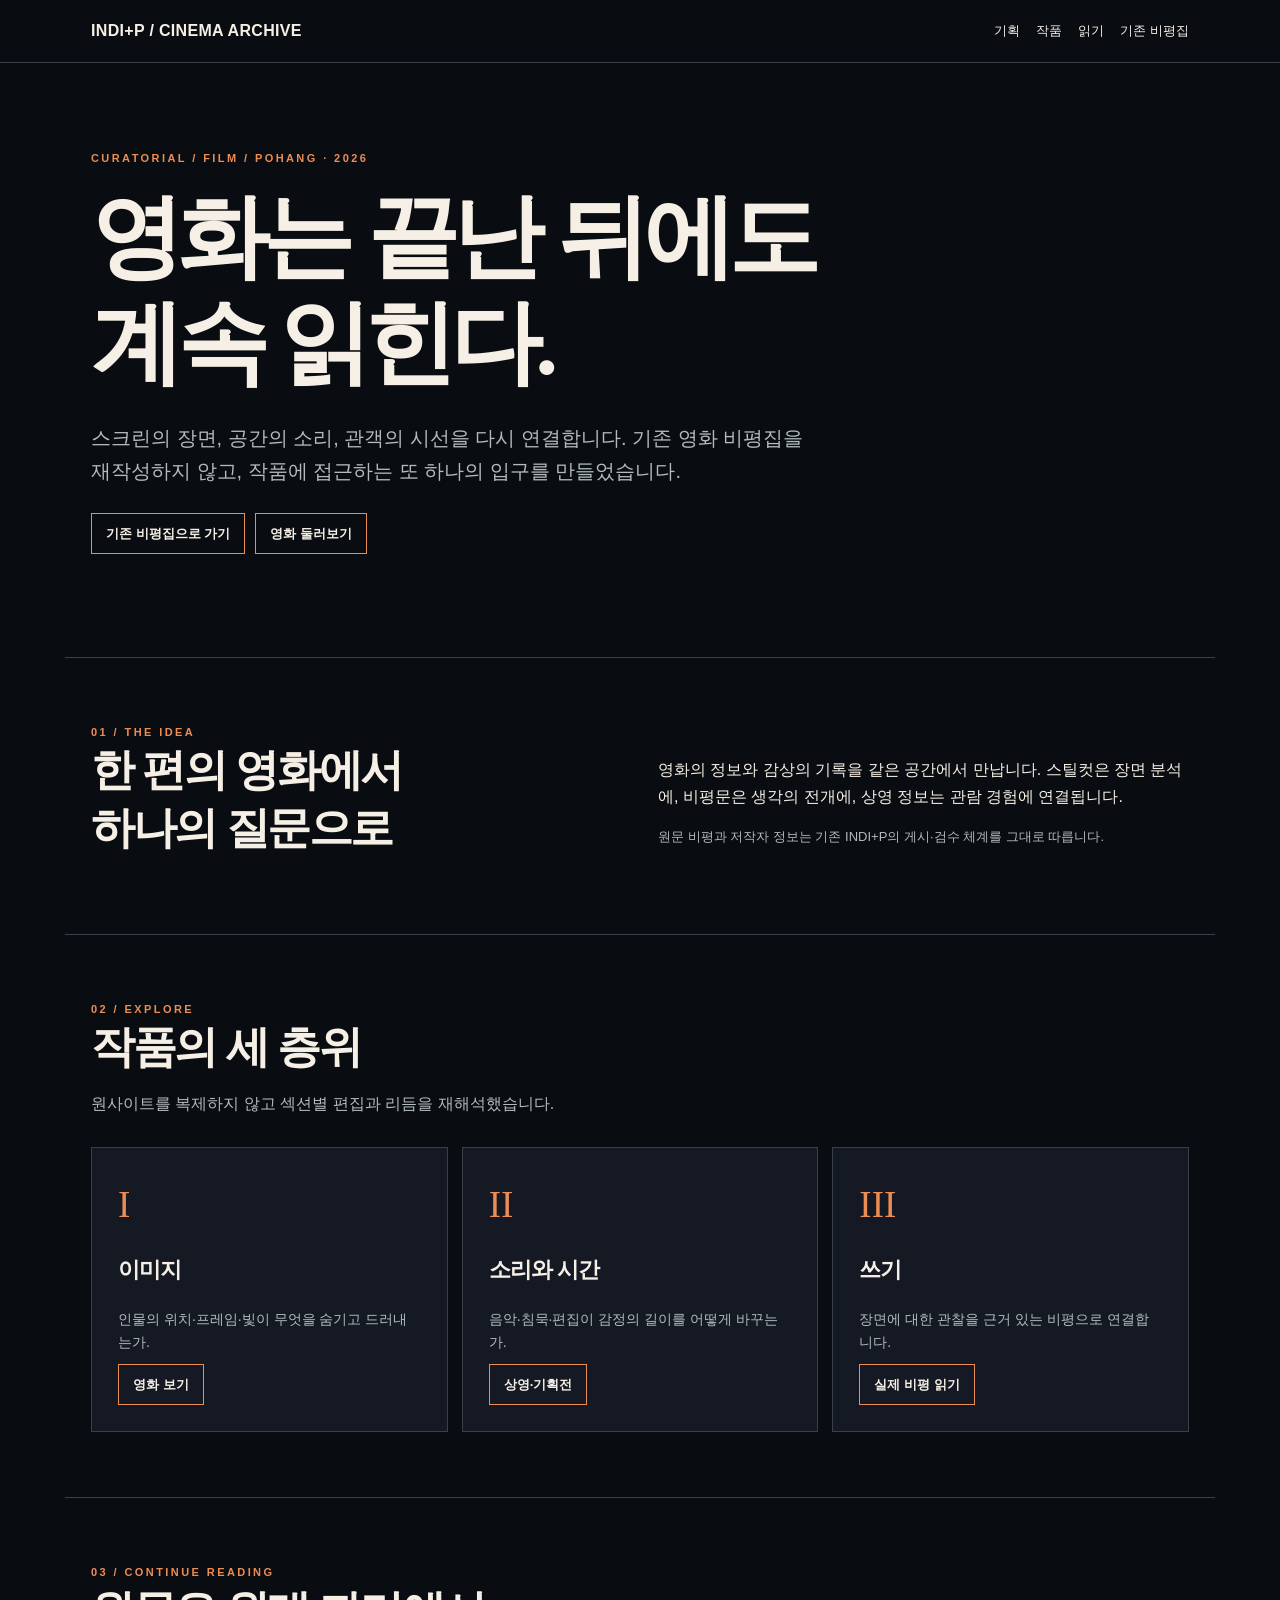
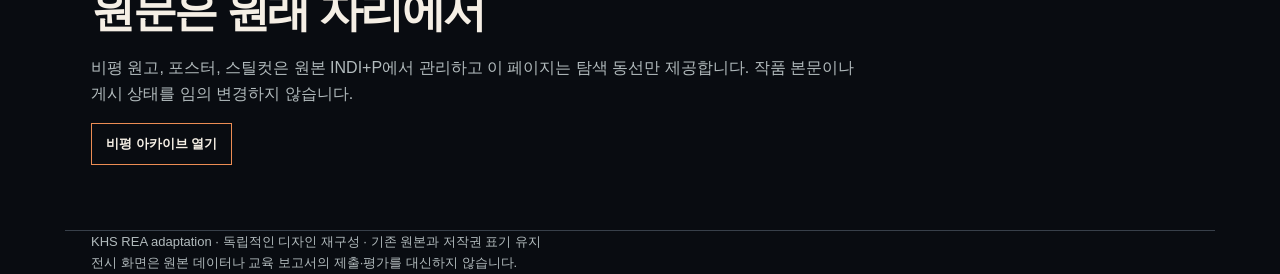
<file: indip-exhibition.html>
<!doctype html><html lang="ko"><head><meta charset="utf-8"><meta name="viewport" content="width=device-width,initial-scale=1,viewport-fit=cover"><meta name="color-scheme" content="dark"><meta name="description" content="INDI+P 작품·비평 아카이브의 독립 전시형 진입 페이지"><title>INDI+P | CINEMA AS ARCHIVE</title>
<style>
:root{--bg:#090c11;--fg:#f5efe5;--surface:#151923;--accent:#ec8d54;--muted:#b2bbbd;--line:#38404a}
*{box-sizing:border-box}html{scroll-behavior:smooth}body{margin:0;background:var(--bg);color:var(--fg);font-family:"Pretendard","Malgun Gothic",Arial,sans-serif;line-height:1.65}a{color:inherit}a:focus-visible,button:focus-visible,textarea:focus-visible{outline:3px solid var(--accent);outline-offset:3px}.shell{max-width:1150px;margin:auto;padding:0 26px}.skip{position:absolute;left:-9999px}.skip:focus{left:12px;top:10px;z-index:99;background:var(--surface);padding:6px}header{border-bottom:1px solid var(--line);position:sticky;top:0;background:var(--bg);z-index:5}header .shell{display:flex;align-items:center;gap:17px;justify-content:space-between;min-height:62px}.brand{font-weight:850;text-decoration:none;letter-spacing:.02em}.header-nav{display:flex;gap:16px;flex-wrap:wrap}.header-nav a{font-size:13px;text-decoration:none;border-bottom:1px solid transparent}.header-nav a:hover{border-color:var(--accent)}.hero{padding:86px 0 78px;position:relative;border-bottom:1px solid var(--line)}.eyebrow{text-transform:uppercase;letter-spacing:.22em;font-size:11px;color:var(--accent);font-weight:800}h1{font-size:clamp(38px,7.4vw,92px);letter-spacing:-.07em;line-height:1.15;margin:17px 0 25px;word-break:keep-all}.serif{font-family:"Noto Serif KR","Batang",serif}.hero p{max-width:725px;color:var(--muted);font-size:clamp(16px,2.1vw,20px)}.meta{font-size:12px;letter-spacing:.06em;color:var(--muted)}.section{padding:65px 0;border-bottom:1px solid var(--line)}h2{margin:0 0 13px;font-size:clamp(26px,4vw,44px);letter-spacing:-.055em;line-height:1.3}h3{margin:7px 0 9px;letter-spacing:-.045em;font-size:22px}.intro{max-width:770px;color:var(--muted)}.grid{display:grid;grid-template-columns:repeat(3,minmax(0,1fr));gap:14px;margin-top:30px}.card{border:1px solid var(--line);background:var(--surface);padding:26px;min-height:230px;display:flex;flex-direction:column;gap:10px}.card p{margin:0;color:var(--muted);font-size:14px}.card a,.pill{display:inline-flex;align-self:flex-start;align-items:center;padding:9px 14px;border:1px solid var(--accent);text-decoration:none;font-weight:700;font-size:13px;margin-top:auto}.card a:hover,.pill:hover{background:var(--accent);color:#111}.index{font-family:Georgia,serif;font-size:37px;color:var(--accent)}.duo{display:grid;grid-template-columns:1fr 1fr;gap:36px;align-items:start}.stack{display:flex;flex-wrap:wrap;gap:10px;margin:25px 0}.small{font-size:13px;color:var(--muted)}.figure{border:1px solid var(--line);background:var(--surface);padding:15px;margin:25px 0}.figure img{width:100%;height:auto;display:block}video{width:100%;max-height:620px;background:black}.video-grid{display:grid;grid-template-columns:repeat(3,minmax(0,1fr));gap:16px}.video-grid video{max-height:240px}.qr{width:126px;height:126px;background:white;border-radius:3px;object-fit:contain;padding:3px}footer{padding:45px 0 60px;color:var(--muted);font-size:13px}textarea{width:100%;min-height:140px;padding:15px;font:inherit;border:1px solid var(--line);background:var(--surface);color:var(--fg)}button{border:1px solid var(--accent);padding:10px 16px;background:transparent;color:var(--fg);cursor:pointer}@media(max-width:760px){header .shell{flex-direction:column;align-items:flex-start;padding:13px 19px;gap:6px}.header-nav{gap:11px}.shell{padding:0 20px}.hero{padding:55px 0}.section{padding:42px 0}.grid,.video-grid,.duo{grid-template-columns:1fr}h1{font-size:42px}}@media(prefers-reduced-motion:reduce){html{scroll-behavior:auto}}@media print{header,.no-print,button{display:none!important}body{background:white;color:black}.section{break-inside:avoid}}
.hero.shell,.section.shell{padding-left:26px;padding-right:26px}@media(max-width:760px){.hero.shell,.section.shell{padding-left:20px;padding-right:20px}}</style></head><body><a class="skip" href="#main">본문으로 바로가기</a>
<header><div class="shell"><a class="brand" href="./index.html">INDI+P / CINEMA ARCHIVE</a><nav class="header-nav" aria-label="이 페이지 차례"><a href="#manifesto">기획</a><a href="#works">작품</a><a href="#reading">읽기</a><a href="./index.html#criticism">기존 비평집</a></nav></div></header>
<main id="main"><section class="hero shell"><div class="eyebrow">CURATORIAL / FILM / POHANG · 2026</div><h1>영화는 끝난 뒤에도<br><span class="serif">계속 읽힌다.</span></h1><p>스크린의 장면, 공간의 소리, 관객의 시선을 다시 연결합니다. 기존 영화 비평집을 재작성하지 않고, 작품에 접근하는 또 하나의 입구를 만들었습니다.</p><div class="stack"><a class="pill" href="./index.html#criticism">기존 비평집으로 가기</a><a class="pill" href="./index.html#discover">영화 둘러보기</a></div></section>
<section class="section shell" id="manifesto"><div class="eyebrow">01 / THE IDEA</div><div class="duo"><h2>한 편의 영화에서<br>하나의 질문으로</h2><div><p>영화의 정보와 감상의 기록을 같은 공간에서 만납니다. 스틸컷은 장면 분석에, 비평문은 생각의 전개에, 상영 정보는 관람 경험에 연결됩니다.</p><p class="small">원문 비평과 저작자 정보는 기존 INDI+P의 게시·검수 체계를 그대로 따릅니다.</p></div></div></section>
<section class="section shell" id="works"><div class="eyebrow">02 / EXPLORE</div><h2>작품의 세 층위</h2><p class="intro">원사이트를 복제하지 않고 섹션별 편집과 리듬을 재해석했습니다.</p><div class="grid"><article class="card"><span class="index">I</span><h3>이미지</h3><p>인물의 위치·프레임·빛이 무엇을 숨기고 드러내는가.</p><a href="./index.html#discover">영화 보기</a></article><article class="card"><span class="index">II</span><h3>소리와 시간</h3><p>음악·침묵·편집이 감정의 길이를 어떻게 바꾸는가.</p><a href="./index.html#program">상영·기획전</a></article><article class="card"><span class="index">III</span><h3>쓰기</h3><p>장면에 대한 관찰을 근거 있는 비평으로 연결합니다.</p><a href="./index.html#criticism">실제 비평 읽기</a></article></div></section>
<section class="section shell" id="reading"><div class="eyebrow">03 / CONTINUE READING</div><h2>원문은 원래 자리에서</h2><p class="intro">비평 원고, 포스터, 스틸컷은 원본 INDI+P에서 관리하고 이 페이지는 탐색 동선만 제공합니다. 작품 본문이나 게시 상태를 임의 변경하지 않습니다.</p><a class="pill" href="./index.html#criticism">비평 아카이브 열기</a></section></main><footer class="shell">KHS REA adaptation · 독립적인 디자인 재구성 · 기존 원본과 저작권 표기 유지<br>전시 화면은 원본 데이터나 교육 보고서의 제출·평가를 대신하지 않습니다.</footer></body></html>
</file>
